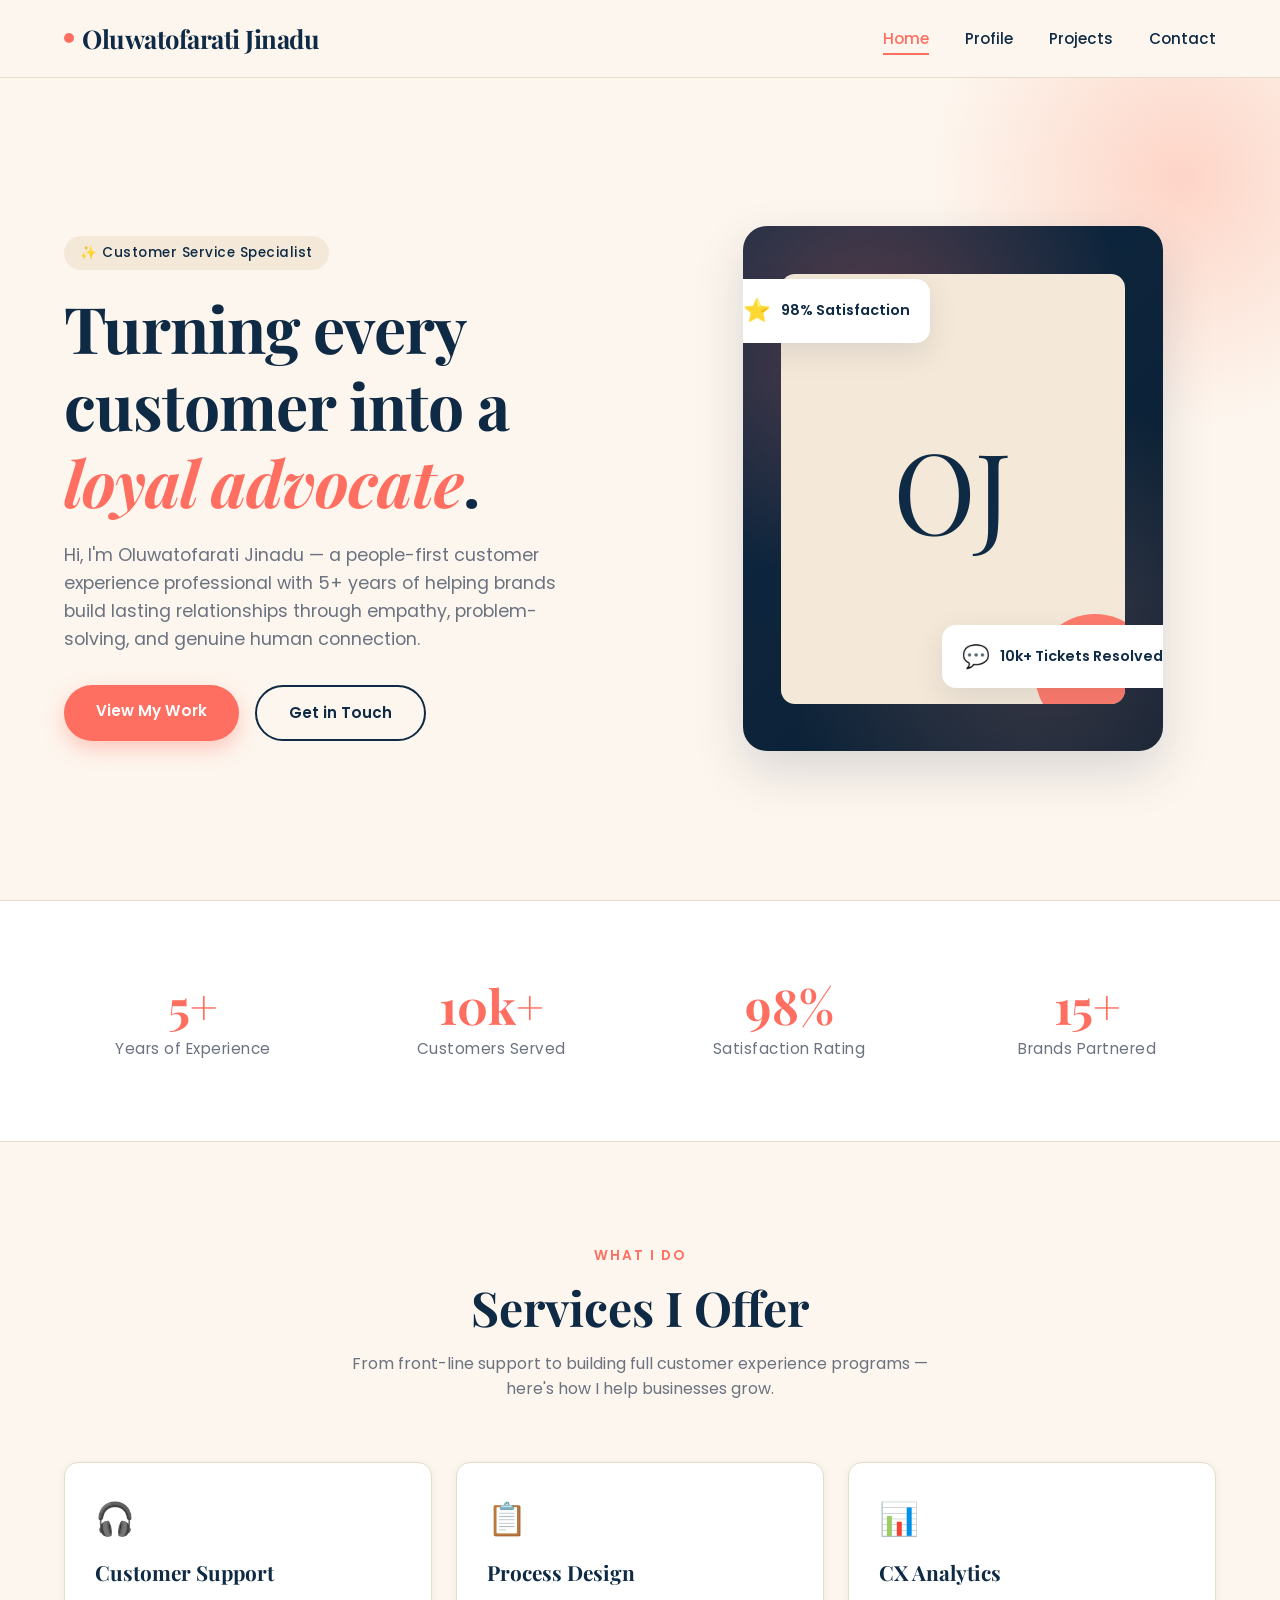
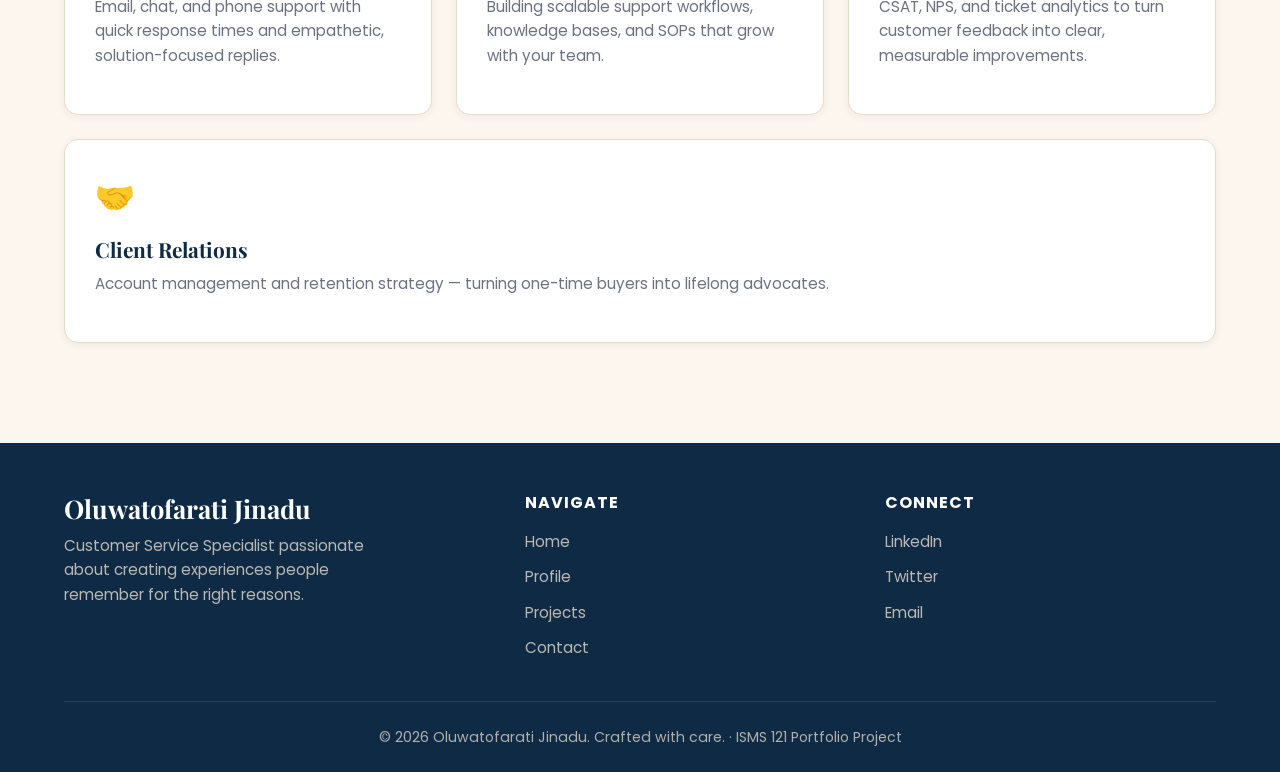
<file: index.html>
<!DOCTYPE html>
<html lang="en">
<head>
  <meta charset="UTF-8" />
  <meta name="viewport" content="width=device-width, initial-scale=1.0" />
  <meta name="description" content="Portfolio of Oluwatofarati Jinadu — Customer Service Specialist passionate about creating meaningful customer experiences." />
  <title>Oluwatofarati Jinadu — Customer Service Specialist</title>
  <link rel="stylesheet" href="styles.css" />
  <link rel="preconnect" href="https://fonts.googleapis.com" />
  <link rel="preconnect" href="https://fonts.gstatic.com" crossorigin />
  <link href="https://fonts.googleapis.com/css2?family=Playfair+Display:ital,wght@0,400;0,700;1,700&family=Poppins:wght@300;400;500;600;700&display=swap" rel="stylesheet" />
</head>
<body>

  <!-- ========== Navigation ========== -->
  <header class="navbar">
    <nav class="nav-wrapper" aria-label="Primary navigation">
      <a href="index.html" class="logo">
        <span class="logo-dot"></span>Oluwatofarati Jinadu
      </a>
      <button class="menu-toggle" aria-label="Toggle menu" onclick="document.querySelector('.nav-links').classList.toggle('open')">☰</button>
      <ul class="nav-links">
        <li><a href="index.html" class="active">Home</a></li>
        <li><a href="profile.html">Profile</a></li>
        <li><a href="projects.html">Projects</a></li>
        <li><a href="contact.html">Contact</a></li>
      </ul>
    </nav>
  </header>

  <!-- ========== Hero Section ========== -->
  <main>
    <section class="hero">
      <div class="container hero-wrapper">
        <div class="hero-text fade-up">
          <span class="hero-tag">✨ Customer Service Specialist</span>
          <h1>Turning every customer into a <span class="accent">loyal advocate</span>.</h1>
          <p class="hero-subtitle">
            Hi, I'm Oluwatofarati Jinadu — a people-first customer experience professional with 5+ years of
            helping brands build lasting relationships through empathy, problem-solving, and
            genuine human connection.
          </p>
          <div class="hero-cta">
            <a href="projects.html" class="btn">View My Work</a>
            <a href="contact.html" class="btn btn-outline">Get in Touch</a>
          </div>
        </div>

        <div class="hero-image fade-up delay-2">
          <div class="hero-image-wrap">
            <div class="hero-avatar">OJ</div>
            <div class="floating-card card-1">
              <span class="emoji">⭐</span>
              <span>98% Satisfaction</span>
            </div>
            <div class="floating-card card-2">
              <span class="emoji">💬</span>
              <span>10k+ Tickets Resolved</span>
            </div>
          </div>
        </div>
      </div>
    </section>

    <!-- ========== Stats Section ========== -->
    <section class="stats">
      <div class="container">
        <div class="stats-grid">
          <div class="stat-item">
            <div class="stat-number">5+</div>
            <div class="stat-label">Years of Experience</div>
          </div>
          <div class="stat-item">
            <div class="stat-number">10k+</div>
            <div class="stat-label">Customers Served</div>
          </div>
          <div class="stat-item">
            <div class="stat-number">98%</div>
            <div class="stat-label">Satisfaction Rating</div>
          </div>
          <div class="stat-item">
            <div class="stat-number">15+</div>
            <div class="stat-label">Brands Partnered</div>
          </div>
        </div>
      </div>
    </section>

    <!-- ========== What I Do Section ========== -->
    <section class="section">
      <div class="container">
        <div class="section-header">
          <span class="section-label">What I Do</span>
          <h2 class="section-title">Services I Offer</h2>
          <p class="section-subtitle">
            From front-line support to building full customer experience programs — here's how I help businesses grow.
          </p>
        </div>

        <div class="skills-grid">
          <article class="skill-card">
            <div class="skill-icon">🎧</div>
            <h3>Customer Support</h3>
            <p>Email, chat, and phone support with quick response times and empathetic, solution-focused replies.</p>
          </article>

          <article class="skill-card">
            <div class="skill-icon">📋</div>
            <h3>Process Design</h3>
            <p>Building scalable support workflows, knowledge bases, and SOPs that grow with your team.</p>
          </article>

          <article class="skill-card">
            <div class="skill-icon">📊</div>
            <h3>CX Analytics</h3>
            <p>CSAT, NPS, and ticket analytics to turn customer feedback into clear, measurable improvements.</p>
          </article>

          <article class="skill-card">
            <div class="skill-icon">🤝</div>
            <h3>Client Relations</h3>
            <p>Account management and retention strategy — turning one-time buyers into lifelong advocates.</p>
          </article>
        </div>
      </div>
    </section>
  </main>

  <!-- ========== Footer ========== -->
  <footer class="footer">
    <div class="container">
      <div class="footer-content">
        <div class="footer-brand">
          <h3>Oluwatofarati Jinadu</h3>
          <p>Customer Service Specialist passionate about creating experiences people remember for the right reasons.</p>
        </div>
        <div class="footer-links">
          <h4>Navigate</h4>
          <ul>
            <li><a href="index.html">Home</a></li>
            <li><a href="profile.html">Profile</a></li>
            <li><a href="projects.html">Projects</a></li>
            <li><a href="contact.html">Contact</a></li>
          </ul>
        </div>
        <div class="footer-links">
          <h4>Connect</h4>
          <ul>
            <li><a href="#">LinkedIn</a></li>
            <li><a href="#">Twitter</a></li>
            <li><a href="mailto:hello@Oluwatofarati Jinadubennett.com">Email</a></li>
          </ul>
        </div>
      </div>
      <div class="footer-bottom">
        &copy; 2026 Oluwatofarati Jinadu. Crafted with care. · ISMS 121 Portfolio Project
      </div>
    </div>
  </footer>

</body>
</html>
</file>
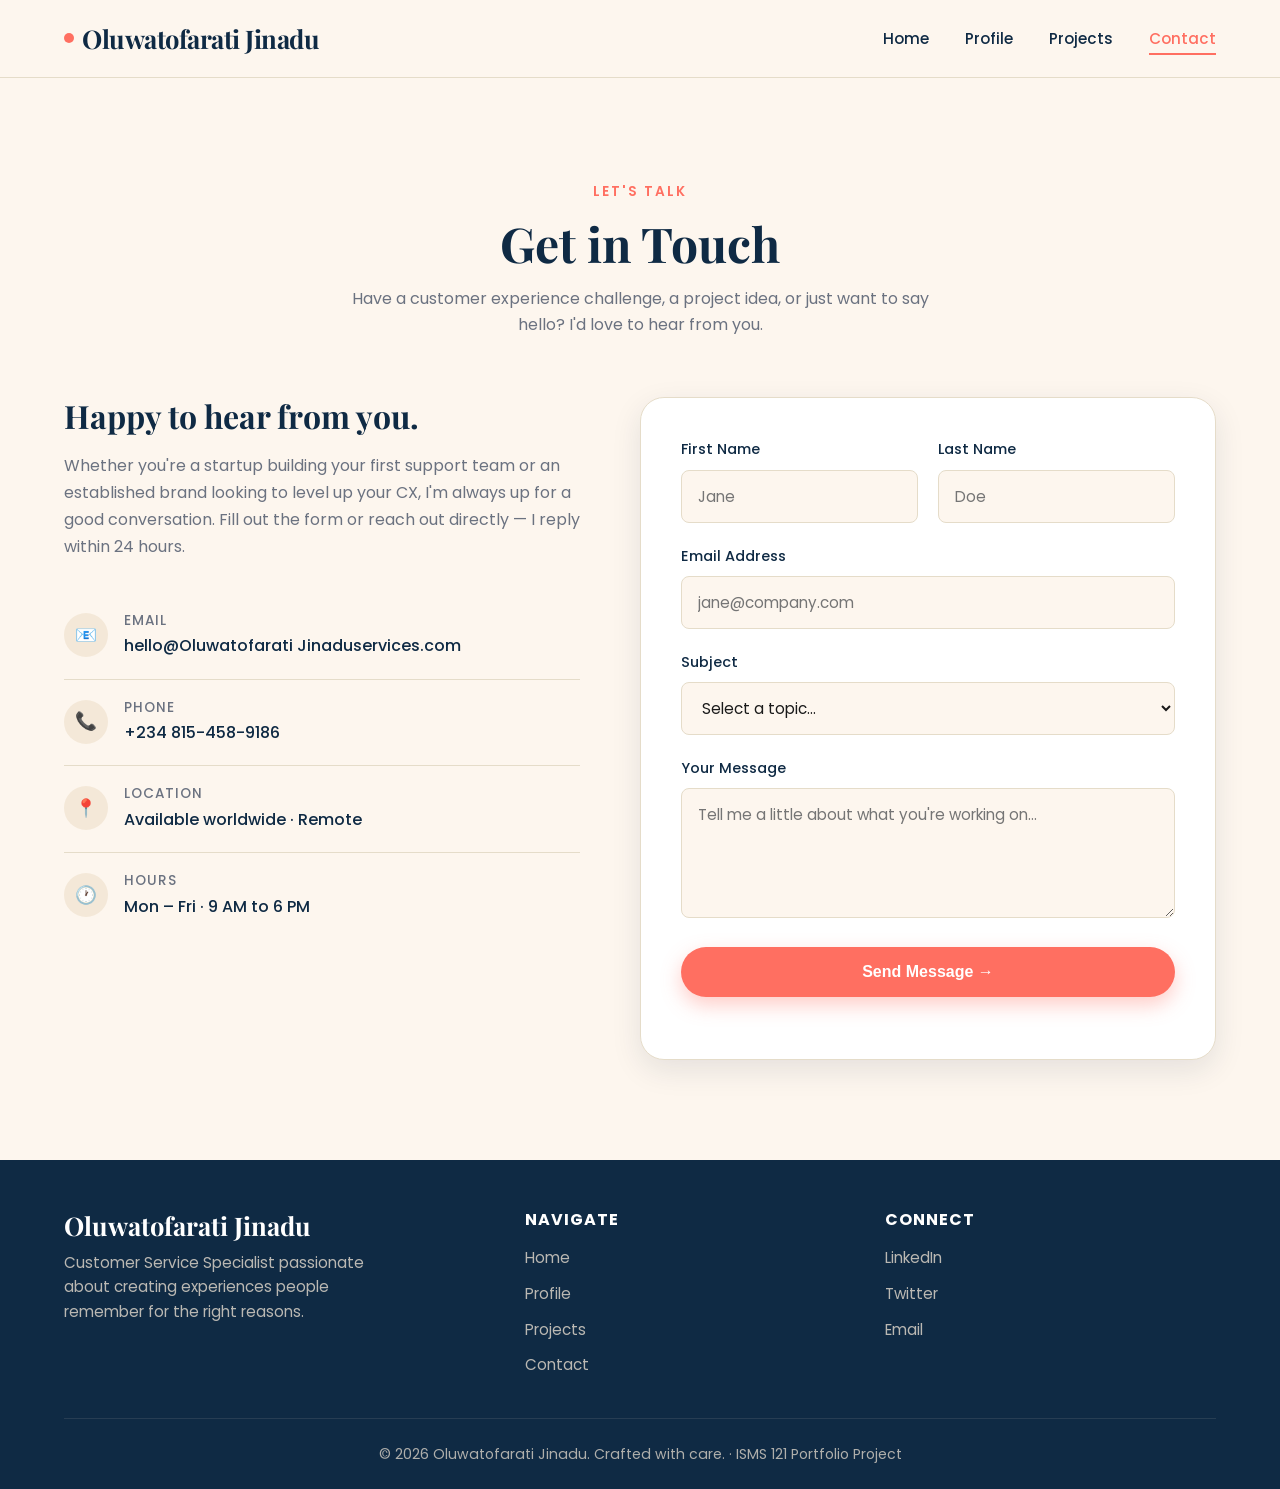
<file: contact.html>
<!DOCTYPE html>
<html lang="en">
<head>
  <meta charset="UTF-8" />
  <meta name="viewport" content="width=device-width, initial-scale=1.0" />
  <meta name="description" content="Get in touch with Oluwatofarati Jinadu — Customer Service Specialist." />
  <title>Contact — Oluwatofarati Jinadu</title>
  <link rel="stylesheet" href="styles.css" />
  <link rel="preconnect" href="https://fonts.googleapis.com" />
  <link rel="preconnect" href="https://fonts.gstatic.com" crossorigin />
  <link href="https://fonts.googleapis.com/css2?family=Playfair+Display:ital,wght@0,400;0,700;1,700&family=Poppins:wght@300;400;500;600;700&display=swap" rel="stylesheet" />
</head>
<body>

  <!-- ========== Navigation ========== -->
  <header class="navbar">
    <nav class="nav-wrapper" aria-label="Primary navigation">
      <a href="index.html" class="logo">
        <span class="logo-dot"></span>Oluwatofarati Jinadu
      </a>
      <button class="menu-toggle" aria-label="Toggle menu" onclick="document.querySelector('.nav-links').classList.toggle('open')">☰</button>
      <ul class="nav-links">
        <li><a href="index.html">Home</a></li>
        <li><a href="profile.html">Profile</a></li>
        <li><a href="projects.html">Projects</a></li>
        <li><a href="contact.html" class="active">Contact</a></li>
      </ul>
    </nav>
  </header>

  <main>
    <!-- ========== Contact Section ========== -->
    <section class="section">
      <div class="container">
        <div class="section-header fade-up">
          <span class="section-label">Let's Talk</span>
          <h1 class="section-title">Get in Touch</h1>
          <p class="section-subtitle">
            Have a customer experience challenge, a project idea, or just want to say hello?
            I'd love to hear from you.
          </p>
        </div>

        <div class="contact-wrap">
          <!-- Contact Info -->
          <aside class="contact-info fade-up delay-1">
            <h2>Happy to hear from you.</h2>
            <p>
              Whether you're a startup building your first support team or an established brand
              looking to level up your CX, I'm always up for a good conversation. Fill out the form
              or reach out directly — I reply within 24 hours.
            </p>

            <div class="contact-detail">
              <div class="contact-icon">📧</div>
              <div>
                <h4>Email</h4>
                <p>hello@Oluwatofarati Jinaduservices.com</p>
              </div>
            </div>

            <div class="contact-detail">
              <div class="contact-icon">📞</div>
              <div>
                <h4>Phone</h4>
                <p>+234 815-458-9186</p>
              </div>
            </div>

            <div class="contact-detail">
              <div class="contact-icon">📍</div>
              <div>
                <h4>Location</h4>
                <p>Available worldwide · Remote</p>
              </div>
            </div>

            <div class="contact-detail">
              <div class="contact-icon">🕐</div>
              <div>
                <h4>Hours</h4>
                <p>Mon – Fri · 9 AM to 6 PM</p>
              </div>
            </div>
          </aside>

          <!-- Contact Form -->
          <form class="contact-form fade-up delay-2" action="#" method="post" onsubmit="event.preventDefault(); alert('Thank you! Your message has been received. I will reply within 24 hours.'); this.reset();">
            <div class="form-row">
              <div class="form-group">
                <label for="firstName">First Name</label>
                <input type="text" id="firstName" name="firstName" placeholder="Jane" required />
              </div>
              <div class="form-group">
                <label for="lastName">Last Name</label>
                <input type="text" id="lastName" name="lastName" placeholder="Doe" required />
              </div>
            </div>

            <div class="form-group">
              <label for="email">Email Address</label>
              <input type="email" id="email" name="email" placeholder="jane@company.com" required />
            </div>

            <div class="form-group">
              <label for="subject">Subject</label>
              <select id="subject" name="subject" required>
                <option value="" disabled selected>Select a topic…</option>
                <option value="consulting">CX Consulting</option>
                <option value="hiring">Hiring / Job Opportunity</option>
                <option value="collab">Collaboration</option>
                <option value="other">Something Else</option>
              </select>
            </div>

            <div class="form-group">
              <label for="message">Your Message</label>
              <textarea id="message" name="message" placeholder="Tell me a little about what you're working on…" required></textarea>
            </div>

            <div class="form-group">
              <button type="submit" class="btn">Send Message →</button>
            </div>
          </form>
        </div>
      </div>
    </section>
  </main>

  <!-- ========== Footer ========== -->
  <footer class="footer">
    <div class="container">
      <div class="footer-content">
        <div class="footer-brand">
          <h3>Oluwatofarati Jinadu</h3>
          <p>Customer Service Specialist passionate about creating experiences people remember for the right reasons.</p>
        </div>
        <div class="footer-links">
          <h4>Navigate</h4>
          <ul>
            <li><a href="index.html">Home</a></li>
            <li><a href="profile.html">Profile</a></li>
            <li><a href="projects.html">Projects</a></li>
            <li><a href="contact.html">Contact</a></li>
          </ul>
        </div>
        <div class="footer-links">
          <h4>Connect</h4>
          <ul>
            <li><a href="#">LinkedIn</a></li>
            <li><a href="#">Twitter</a></li>
            <li><a href="mailto:hello@jordanbennett.com">Email</a></li>
          </ul>
        </div>
      </div>
      <div class="footer-bottom">
        &copy; 2026 Oluwatofarati Jinadu. Crafted with care. · ISMS 121 Portfolio Project
      </div>
    </div>
  </footer>

</body>
</html>
</file>
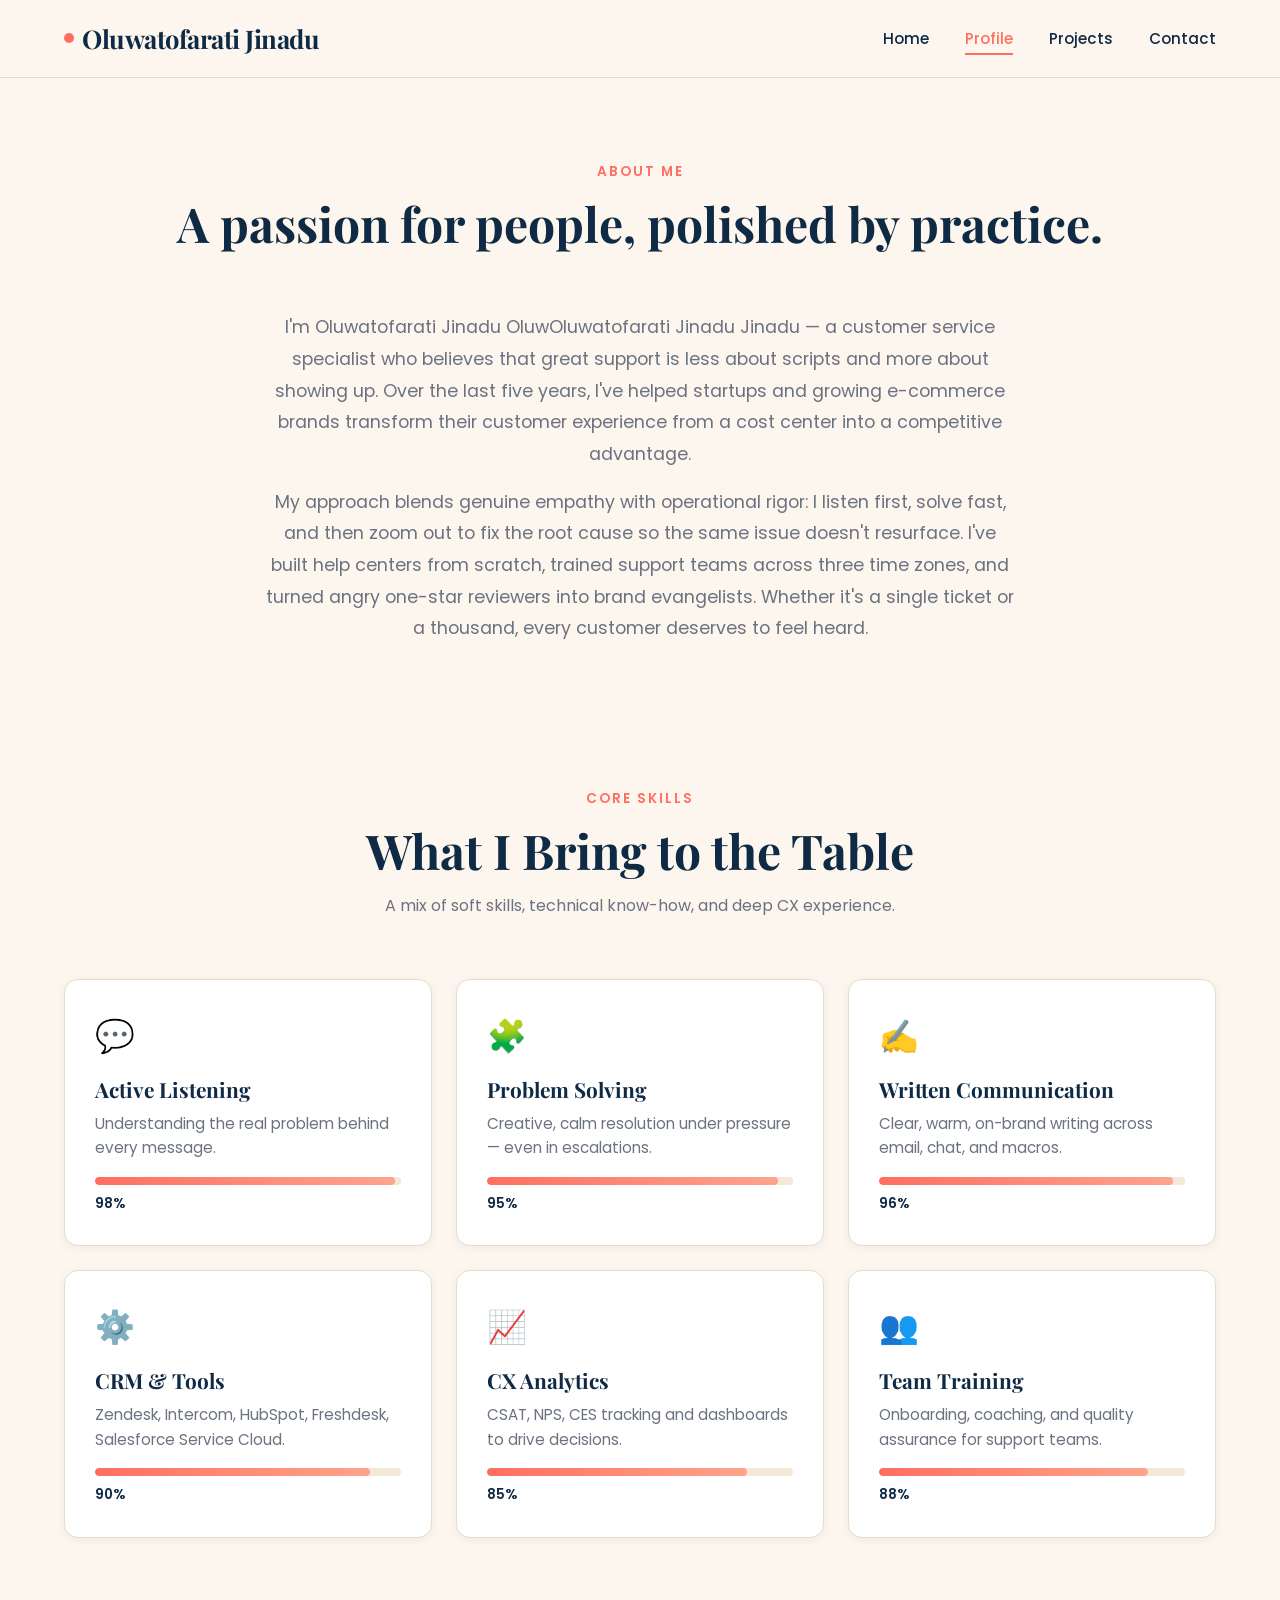
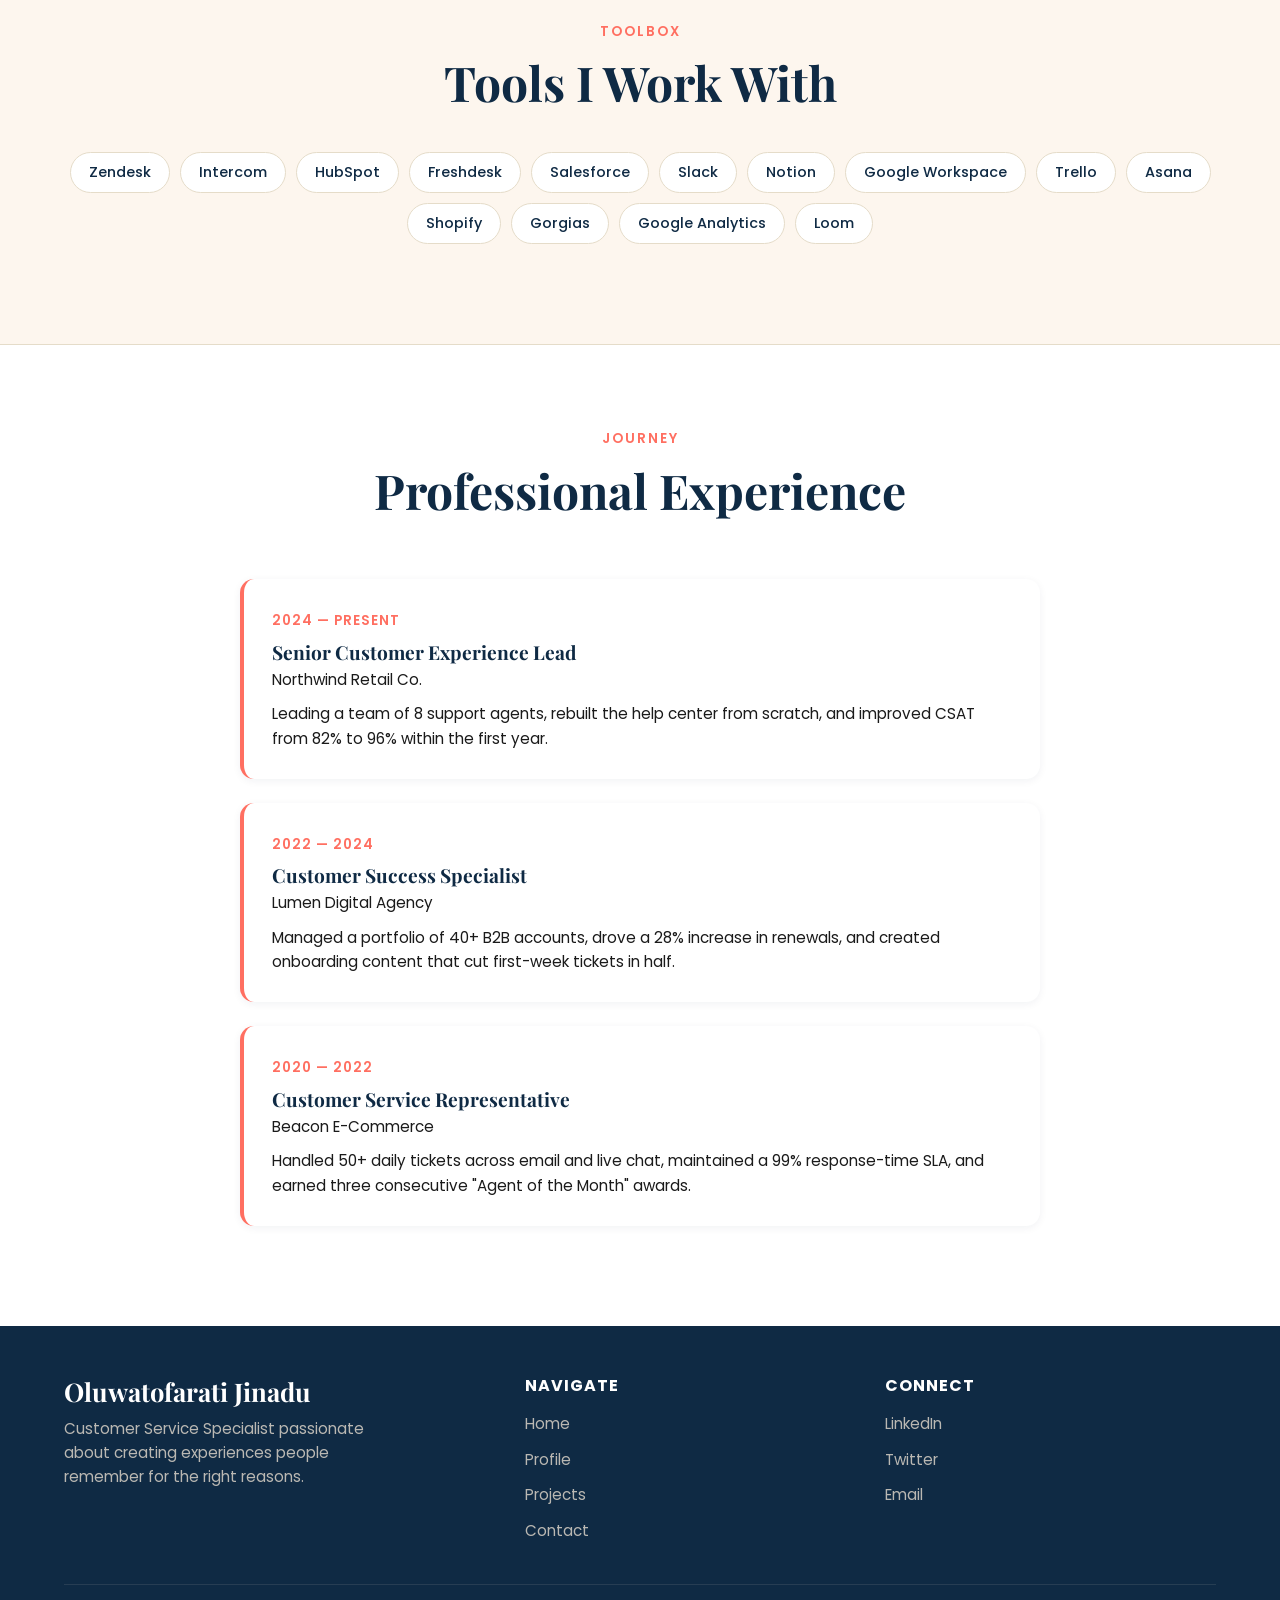
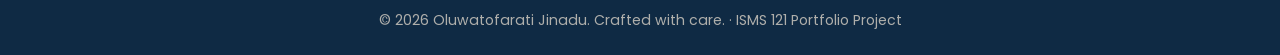
<file: profile.html>
<!DOCTYPE html>
<html lang="en">
<head>
  <meta charset="UTF-8" />
  <meta name="viewport" content="width=device-width, initial-scale=1.0" />
  <meta name="description" content="Oluwatofarati Jinadu's professional profile, skills, and experience in customer service." />
  <title>Profile & Skills — Oluwatofarati Jinadu</title>
  <link rel="stylesheet" href="styles.css" />
  <link rel="preconnect" href="https://fonts.googleapis.com" />
  <link rel="preconnect" href="https://fonts.gstatic.com" crossorigin />
  <link href="https://fonts.googleapis.com/css2?family=Playfair+Display:ital,wght@0,400;0,700;1,700&family=Poppins:wght@300;400;500;600;700&display=swap" rel="stylesheet" />
</head>
<body>

  <!-- ========== Navigation ========== -->
  <header class="navbar">
    <nav class="nav-wrapper" aria-label="Primary navigation">
      <a href="index.html" class="logo">
        <span class="logo-dot"></span>Oluwatofarati Jinadu
      </a>
      <button class="menu-toggle" aria-label="Toggle menu" onclick="document.querySelector('.nav-links').classList.toggle('open')">☰</button>
      <ul class="nav-links">
        <li><a href="index.html">Home</a></li>
        <li><a href="profile.html" class="active">Profile</a></li>
        <li><a href="projects.html">Projects</a></li>
        <li><a href="contact.html">Contact</a></li>
      </ul>
    </nav>
  </header>

  <main>
    <!-- ========== Profile Hero ========== -->
    <section class="profile-hero">
      <div class="container">
        <div class="section-header fade-up">
          <span class="section-label">About Me</span>
          <h1 class="section-title">A passion for people, polished by practice.</h1>
        </div>

        <div class="profile-summary fade-up delay-1">
          <p>
            I'm Oluwatofarati Jinadu OluwOluwatofarati Jinadu Jinadu — a customer service specialist who believes that great support is less about
            scripts and more about showing up. Over the last five years, I've helped startups and
            growing e-commerce brands transform their customer experience from a cost center into a
            competitive advantage.
          </p>
          <p>
            My approach blends genuine empathy with operational rigor: I listen first, solve fast,
            and then zoom out to fix the root cause so the same issue doesn't resurface. I've built
            help centers from scratch, trained support teams across three time zones, and turned
            angry one-star reviewers into brand evangelists. Whether it's a single ticket or a
            thousand, every customer deserves to feel heard.
          </p>
        </div>
      </div>
    </section>

    <!-- ========== Skills with Progress Bars ========== -->
    <section class="section" style="padding-top: 40px;">
      <div class="container">
        <div class="section-header">
          <span class="section-label">Core Skills</span>
          <h2 class="section-title">What I Bring to the Table</h2>
          <p class="section-subtitle">A mix of soft skills, technical know-how, and deep CX experience.</p>
        </div>

        <div class="skills-grid">
          <article class="skill-card">
            <div class="skill-icon">💬</div>
            <h3>Active Listening</h3>
            <p>Understanding the real problem behind every message.</p>
            <div class="skill-bar"><div class="skill-bar-fill" style="width: 98%"></div></div>
            <span class="skill-percent">98%</span>
          </article>

          <article class="skill-card">
            <div class="skill-icon">🧩</div>
            <h3>Problem Solving</h3>
            <p>Creative, calm resolution under pressure — even in escalations.</p>
            <div class="skill-bar"><div class="skill-bar-fill" style="width: 95%"></div></div>
            <span class="skill-percent">95%</span>
          </article>

          <article class="skill-card">
            <div class="skill-icon">✍️</div>
            <h3>Written Communication</h3>
            <p>Clear, warm, on-brand writing across email, chat, and macros.</p>
            <div class="skill-bar"><div class="skill-bar-fill" style="width: 96%"></div></div>
            <span class="skill-percent">96%</span>
          </article>

          <article class="skill-card">
            <div class="skill-icon">⚙️</div>
            <h3>CRM & Tools</h3>
            <p>Zendesk, Intercom, HubSpot, Freshdesk, Salesforce Service Cloud.</p>
            <div class="skill-bar"><div class="skill-bar-fill" style="width: 90%"></div></div>
            <span class="skill-percent">90%</span>
          </article>

          <article class="skill-card">
            <div class="skill-icon">📈</div>
            <h3>CX Analytics</h3>
            <p>CSAT, NPS, CES tracking and dashboards to drive decisions.</p>
            <div class="skill-bar"><div class="skill-bar-fill" style="width: 85%"></div></div>
            <span class="skill-percent">85%</span>
          </article>

          <article class="skill-card">
            <div class="skill-icon">👥</div>
            <h3>Team Training</h3>
            <p>Onboarding, coaching, and quality assurance for support teams.</p>
            <div class="skill-bar"><div class="skill-bar-fill" style="width: 88%"></div></div>
            <span class="skill-percent">88%</span>
          </article>
        </div>

        <!-- ========== Tags ========== -->
        <div class="section-header" style="margin-top: 80px; margin-bottom: 20px;">
          <span class="section-label">Toolbox</span>
          <h2 class="section-title">Tools I Work With</h2>
        </div>
        <div class="tags-wrap">
          <span class="tag">Zendesk</span>
          <span class="tag">Intercom</span>
          <span class="tag">HubSpot</span>
          <span class="tag">Freshdesk</span>
          <span class="tag">Salesforce</span>
          <span class="tag">Slack</span>
          <span class="tag">Notion</span>
          <span class="tag">Google Workspace</span>
          <span class="tag">Trello</span>
          <span class="tag">Asana</span>
          <span class="tag">Shopify</span>
          <span class="tag">Gorgias</span>
          <span class="tag">Google Analytics</span>
          <span class="tag">Loom</span>
        </div>
      </div>
    </section>

    <!-- ========== Experience Timeline ========== -->
    <section class="section" style="background: var(--white); border-top: 1px solid var(--line); padding-top: 80px;">
      <div class="container">
        <div class="section-header">
          <span class="section-label">Journey</span>
          <h2 class="section-title">Professional Experience</h2>
        </div>

        <div class="timeline">
          <div class="timeline-item">
            <span class="timeline-date">2024 — Present</span>
            <h3>Senior Customer Experience Lead</h3>
            <p class="timeline-company">Northwind Retail Co.</p>
            <p>Leading a team of 8 support agents, rebuilt the help center from scratch, and improved CSAT from 82% to 96% within the first year.</p>
          </div>

          <div class="timeline-item">
            <span class="timeline-date">2022 — 2024</span>
            <h3>Customer Success Specialist</h3>
            <p class="timeline-company">Lumen Digital Agency</p>
            <p>Managed a portfolio of 40+ B2B accounts, drove a 28% increase in renewals, and created onboarding content that cut first-week tickets in half.</p>
          </div>

          <div class="timeline-item">
            <span class="timeline-date">2020 — 2022</span>
            <h3>Customer Service Representative</h3>
            <p class="timeline-company">Beacon E-Commerce</p>
            <p>Handled 50+ daily tickets across email and live chat, maintained a 99% response-time SLA, and earned three consecutive "Agent of the Month" awards.</p>
          </div>
        </div>
      </div>
    </section>
  </main>

  <!-- ========== Footer ========== -->
  <footer class="footer">
    <div class="container">
      <div class="footer-content">
        <div class="footer-brand">
          <h3>Oluwatofarati Jinadu</h3>
          <p>Customer Service Specialist passionate about creating experiences people remember for the right reasons.</p>
        </div>
        <div class="footer-links">
          <h4>Navigate</h4>
          <ul>
            <li><a href="index.html">Home</a></li>
            <li><a href="profile.html">Profile</a></li>
            <li><a href="projects.html">Projects</a></li>
            <li><a href="contact.html">Contact</a></li>
          </ul>
        </div>
        <div class="footer-links">
          <h4>Connect</h4>
          <ul>
            <li><a href="#">LinkedIn</a></li>
            <li><a href="#">Twitter</a></li>
            <li><a href="mailto:hello@Oluwatofarati Jinadu OluwOluwatofarati Jinadu Jinadubennett.com">Email</a></li>
          </ul>
        </div>
      </div>
      <div class="footer-bottom">
        &copy; 2026 Oluwatofarati Jinadu. Crafted with care. · ISMS 121 Portfolio Project
      </div>
    </div>
  </footer>

</body>
</html>
</file>
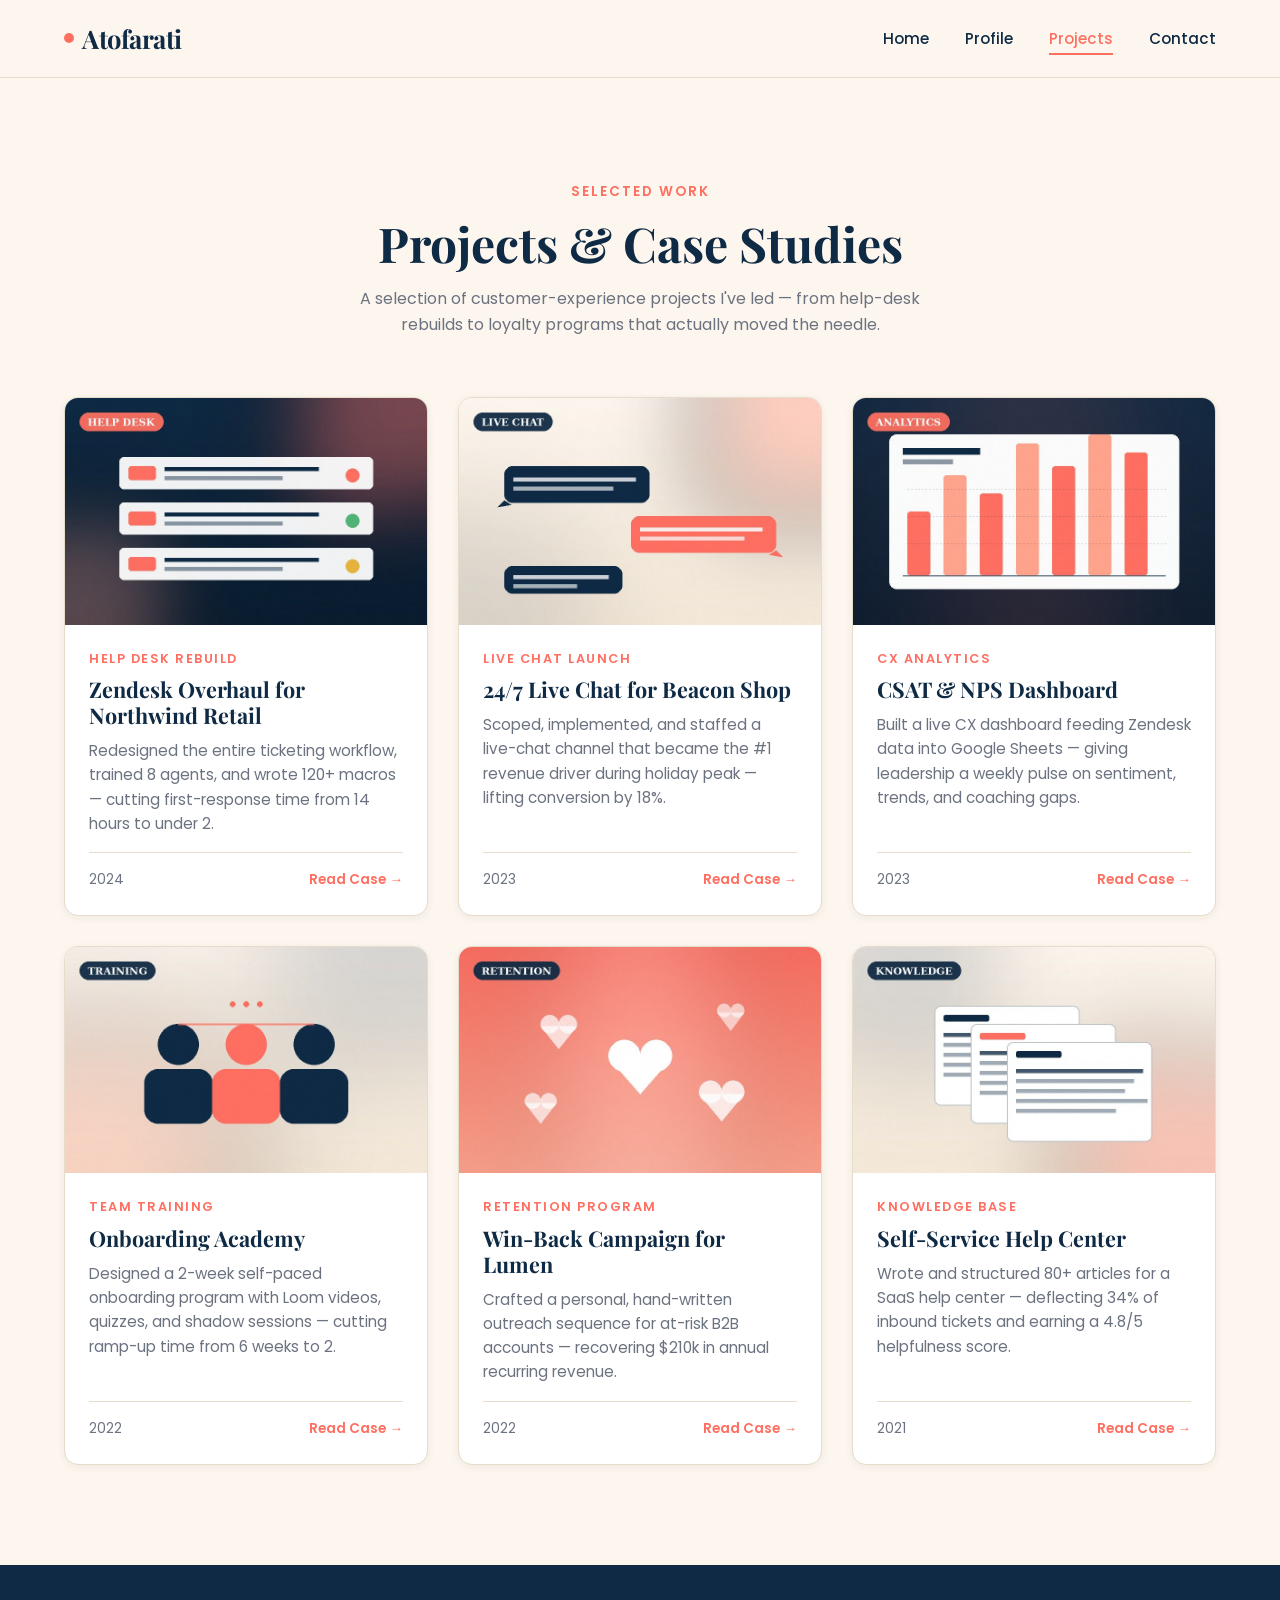
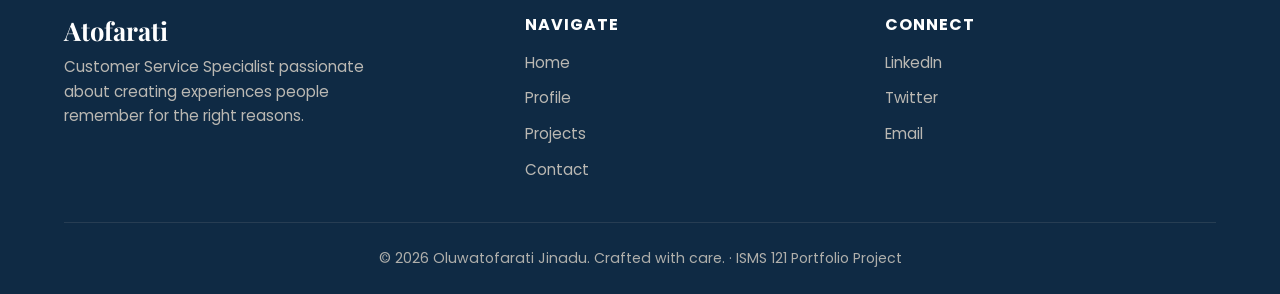
<file: projects.html>
<!DOCTYPE html>
<html lang="en">
<head>
  <meta charset="UTF-8" />
  <meta name="viewport" content="width=device-width, initial-scale=1.0" />
  <meta name="description" content="Atofarati's customer service projects and case studies." />
  <title>Projects — Oluwatofarati Jinadu</title>
  <link rel="stylesheet" href="styles.css" />
  <link rel="preconnect" href="https://fonts.googleapis.com" />
  <link rel="preconnect" href="https://fonts.gstatic.com" crossorigin />
  <link href="https://fonts.googleapis.com/css2?family=Playfair+Display:ital,wght@0,400;0,700;1,700&family=Poppins:wght@300;400;500;600;700&display=swap" rel="stylesheet" />
</head>
<body>

  <!-- ========== Navigation ========== -->
  <header class="navbar">
    <nav class="nav-wrapper" aria-label="Primary navigation">
      <a href="index.html" class="logo">
        <span class="logo-dot"></span>Atofarati
      </a>
      <button class="menu-toggle" aria-label="Toggle menu" onclick="document.querySelector('.nav-links').classList.toggle('open')">☰</button>
      <ul class="nav-links">
        <li><a href="index.html">Home</a></li>
        <li><a href="profile.html">Profile</a></li>
        <li><a href="projects.html" class="active">Projects</a></li>
        <li><a href="contact.html">Contact</a></li>
      </ul>
    </nav>
  </header>

  <main>
    <!-- ========== Projects Hero ========== -->
    <section class="section">
      <div class="container">
        <div class="section-header fade-up">
          <span class="section-label">Selected Work</span>
          <h1 class="section-title">Projects & Case Studies</h1>
          <p class="section-subtitle">
            A selection of customer-experience projects I've led — from help-desk rebuilds to
            loyalty programs that actually moved the needle.
          </p>
        </div>

        <!-- ========== Projects Grid ========== -->
        <div class="projects-grid">

          <!-- Project 1 -->
          <article class="project-card">
            <div class="project-image">
              <img src="images/project-1.jpg" alt="Customer support dashboard on a laptop screen" loading="lazy" />
            </div>
            <div class="project-info">
              <span class="project-category">Help Desk Rebuild</span>
              <h3>Zendesk Overhaul for Northwind Retail</h3>
              <p>Redesigned the entire ticketing workflow, trained 8 agents, and wrote 120+ macros — cutting first-response time from 14 hours to under 2.</p>
              <div class="project-meta">
                <span>2024</span>
                <span class="arrow">Read Case →</span>
              </div>
            </div>
          </article>

          <!-- Project 2 -->
          <article class="project-card">
            <div class="project-image">
              <img src="images/project-2.jpg" alt="Headset and coffee cup on a desk — customer service workspace" loading="lazy" />
            </div>
            <div class="project-info">
              <span class="project-category">Live Chat Launch</span>
              <h3>24/7 Live Chat for Beacon Shop</h3>
              <p>Scoped, implemented, and staffed a live-chat channel that became the #1 revenue driver during holiday peak — lifting conversion by 18%.</p>
              <div class="project-meta">
                <span>2023</span>
                <span class="arrow">Read Case →</span>
              </div>
            </div>
          </article>

          <!-- Project 3 -->
          <article class="project-card">
            <div class="project-image">
              <img src="images/project-3.jpg" alt="Notebook with charts and a pen — analytics and planning" loading="lazy" />
            </div>
            <div class="project-info">
              <span class="project-category">CX Analytics</span>
              <h3>CSAT & NPS Dashboard</h3>
              <p>Built a live CX dashboard feeding Zendesk data into Google Sheets — giving leadership a weekly pulse on sentiment, trends, and coaching gaps.</p>
              <div class="project-meta">
                <span>2023</span>
                <span class="arrow">Read Case →</span>
              </div>
            </div>
          </article>

          <!-- Project 4 -->
          <article class="project-card">
            <div class="project-image">
              <img src="images/project-4.jpg" alt="Team meeting around a laptop — collaboration and training" loading="lazy" />
            </div>
            <div class="project-info">
              <span class="project-category">Team Training</span>
              <h3>Onboarding Academy</h3>
              <p>Designed a 2-week self-paced onboarding program with Loom videos, quizzes, and shadow sessions — cutting ramp-up time from 6 weeks to 2.</p>
              <div class="project-meta">
                <span>2022</span>
                <span class="arrow">Read Case →</span>
              </div>
            </div>
          </article>

          <!-- Project 5 -->
          <article class="project-card">
            <div class="project-image">
              <img src="images/project-5.jpg" alt="Woman smiling while on a customer call — support agent" loading="lazy" />
            </div>
            <div class="project-info">
              <span class="project-category">Retention Program</span>
              <h3>Win-Back Campaign for Lumen</h3>
              <p>Crafted a personal, hand-written outreach sequence for at-risk B2B accounts — recovering $210k in annual recurring revenue.</p>
              <div class="project-meta">
                <span>2022</span>
                <span class="arrow">Read Case →</span>
              </div>
            </div>
          </article>

          <!-- Project 6 -->
          <article class="project-card">
            <div class="project-image">
              <img src="images/project-6.jpg" alt="Hands typing on a laptop with a mug nearby — writing and communication" loading="lazy" />
            </div>
            <div class="project-info">
              <span class="project-category">Knowledge Base</span>
              <h3>Self-Service Help Center</h3>
              <p>Wrote and structured 80+ articles for a SaaS help center — deflecting 34% of inbound tickets and earning a 4.8/5 helpfulness score.</p>
              <div class="project-meta">
                <span>2021</span>
                <span class="arrow">Read Case →</span>
              </div>
            </div>
          </article>

        </div>
      </div>
    </section>
  </main>

  <!-- ========== Footer ========== -->
  <footer class="footer">
    <div class="container">
      <div class="footer-content">
        <div class="footer-brand">
          <h3>Atofarati</h3>
          <p>Customer Service Specialist passionate about creating experiences people remember for the right reasons.</p>
        </div>
        <div class="footer-links">
          <h4>Navigate</h4>
          <ul>
            <li><a href="index.html">Home</a></li>
            <li><a href="profile.html">Profile</a></li>
            <li><a href="projects.html">Projects</a></li>
            <li><a href="contact.html">Contact</a></li>
          </ul>
        </div>
        <div class="footer-links">
          <h4>Connect</h4>
          <ul>
            <li><a href="#">LinkedIn</a></li>
            <li><a href="#">Twitter</a></li>
            <li><a href="mailto:hello@jordanbennett.com">Email</a></li>
          </ul>
        </div>
      </div>
      <div class="footer-bottom">
        &copy; 2026 Oluwatofarati Jinadu. Crafted with care. · ISMS 121 Portfolio Project
      </div>
    </div>
  </footer>

</body>
</html>
</file>
<file: styles.css>
/* ============================================
   Portfolio — Customer Service Specialist
   Author: Atofarati
   Stylesheet: styles.css
   ============================================ */

/* ---------- Root Variables ---------- */
:root {
  --navy: #0f2a44;
  --navy-deep: #0a1d30;
  --coral: #ff6f61;
  --coral-soft: #ffa38d;
  --cream: #fdf6ee;
  --sand: #f4e8d8;
  --ink: #1a1a1a;
  --muted: #6b7280;
  --line: #e5dcc9;
  --white: #ffffff;

  --font-display: 'Playfair Display', 'Georgia', serif;
  --font-body: 'Poppins', 'Segoe UI', Tahoma, sans-serif;

  --shadow-sm: 0 2px 8px rgba(15, 42, 68, 0.06);
  --shadow-md: 0 10px 30px rgba(15, 42, 68, 0.1);
  --shadow-lg: 0 20px 50px rgba(15, 42, 68, 0.15);

  --radius-sm: 8px;
  --radius-md: 14px;
  --radius-lg: 24px;

  --transition: all 0.35s cubic-bezier(0.4, 0, 0.2, 1);
}

/* ---------- Reset ---------- */
* {
  margin: 0;
  padding: 0;
  box-sizing: border-box;
}

html {
  scroll-behavior: smooth;
}

body {
  font-family: var(--font-body);
  color: var(--ink);
  background: var(--cream);
  line-height: 1.6;
  min-height: 100vh;
  display: flex;
  flex-direction: column;
  overflow-x: hidden;
}

img {
  max-width: 100%;
  display: block;
}

a {
  text-decoration: none;
  color: inherit;
}

h1, h2, h3, h4 {
  font-family: var(--font-display);
  font-weight: 700;
  line-height: 1.2;
  color: var(--navy);
}

.container {
  width: 100%;
  max-width: 1200px;
  margin: 0 auto;
  padding: 0 24px;
}

/* ---------- Navigation Bar ---------- */
.navbar {
  position: sticky;
  top: 0;
  z-index: 100;
  background: rgba(253, 246, 238, 0.92);
  backdrop-filter: blur(12px);
  -webkit-backdrop-filter: blur(12px);
  border-bottom: 1px solid var(--line);
}

.nav-wrapper {
  display: flex;
  justify-content: space-between;
  align-items: center;
  padding: 18px 24px;
  max-width: 1200px;
  margin: 0 auto;
}

.logo {
  font-family: var(--font-display);
  font-size: 1.6rem;
  font-weight: 700;
  color: var(--navy);
  letter-spacing: -0.5px;
  display: flex;
  align-items: center;
  gap: 8px;
}

.logo-dot {
  width: 10px;
  height: 10px;
  background: var(--coral);
  border-radius: 50%;
  display: inline-block;
}

.nav-links {
  display: flex;
  gap: 36px;
  list-style: none;
  align-items: center;
}

.nav-links a {
  font-size: 0.95rem;
  font-weight: 500;
  color: var(--navy);
  position: relative;
  padding: 6px 0;
  transition: var(--transition);
}

.nav-links a::after {
  content: '';
  position: absolute;
  bottom: 0;
  left: 0;
  width: 0;
  height: 2px;
  background: var(--coral);
  transition: var(--transition);
}

.nav-links a:hover::after,
.nav-links a.active::after {
  width: 100%;
}

.nav-links a.active {
  color: var(--coral);
}

.menu-toggle {
  display: none;
  background: none;
  border: none;
  font-size: 1.5rem;
  cursor: pointer;
  color: var(--navy);
}

/* ---------- Buttons ---------- */
.btn {
  display: inline-block;
  padding: 14px 32px;
  background: var(--coral);
  color: var(--white);
  font-weight: 600;
  font-size: 0.95rem;
  border-radius: 50px;
  border: none;
  cursor: pointer;
  transition: var(--transition);
  box-shadow: 0 8px 20px rgba(255, 111, 97, 0.35);
}

.btn:hover {
  background: var(--navy);
  transform: translateY(-2px);
  box-shadow: 0 12px 24px rgba(15, 42, 68, 0.25);
}

.btn-outline {
  background: transparent;
  color: var(--navy);
  border: 2px solid var(--navy);
  box-shadow: none;
}

.btn-outline:hover {
  background: var(--navy);
  color: var(--white);
}

/* ---------- Hero (Home) ---------- */
.hero {
  display: flex;
  align-items: center;
  min-height: calc(100vh - 78px);
  padding: 60px 0;
  position: relative;
  overflow: hidden;
}

.hero::before {
  content: '';
  position: absolute;
  top: -150px;
  right: -150px;
  width: 500px;
  height: 500px;
  background: radial-gradient(circle, var(--coral-soft) 0%, transparent 70%);
  opacity: 0.4;
  border-radius: 50%;
  z-index: 0;
}

.hero-wrapper {
  display: flex;
  align-items: center;
  gap: 60px;
  flex-wrap: wrap;
  position: relative;
  z-index: 1;
}

.hero-text {
  flex: 1 1 420px;
}

.hero-tag {
  display: inline-block;
  padding: 6px 16px;
  background: var(--sand);
  color: var(--navy);
  font-size: 0.85rem;
  font-weight: 500;
  border-radius: 50px;
  margin-bottom: 20px;
  letter-spacing: 0.5px;
}

.hero h1 {
  font-size: clamp(2.5rem, 5vw, 4rem);
  margin-bottom: 20px;
  letter-spacing: -1px;
}

.hero h1 .accent {
  color: var(--coral);
  font-style: italic;
}

.hero-subtitle {
  font-size: 1.1rem;
  color: var(--muted);
  margin-bottom: 32px;
  max-width: 520px;
}

.hero-cta {
  display: flex;
  gap: 16px;
  flex-wrap: wrap;
}

.hero-image {
  flex: 1 1 380px;
  display: flex;
  justify-content: center;
  align-items: center;
  position: relative;
}

.hero-image-wrap {
  width: 100%;
  max-width: 420px;
  aspect-ratio: 4 / 5;
  border-radius: var(--radius-lg);
  background: linear-gradient(135deg, var(--navy) 0%, var(--navy-deep) 100%);
  overflow: hidden;
  position: relative;
  box-shadow: var(--shadow-lg);
  display: flex;
  align-items: center;
  justify-content: center;
}

.hero-image-wrap::before {
  content: '';
  position: absolute;
  inset: 0;
  background:
    radial-gradient(circle at 30% 20%, rgba(255, 111, 97, 0.3) 0%, transparent 50%),
    radial-gradient(circle at 70% 80%, rgba(255, 163, 141, 0.2) 0%, transparent 50%);
}

.hero-avatar {
  width: 82%;
  height: 82%;
  border-radius: var(--radius-md);
  background: var(--sand);
  display: flex;
  align-items: center;
  justify-content: center;
  font-family: var(--font-display);
  font-size: 7rem;
  color: var(--navy);
  position: relative;
  z-index: 1;
  overflow: hidden;
}

.hero-avatar::after {
  content: '';
  position: absolute;
  bottom: -30px;
  right: -30px;
  width: 120px;
  height: 120px;
  background: var(--coral);
  border-radius: 50%;
  opacity: 0.9;
}

.floating-card {
  position: absolute;
  background: var(--white);
  padding: 14px 20px;
  border-radius: var(--radius-md);
  box-shadow: var(--shadow-md);
  display: flex;
  align-items: center;
  gap: 10px;
  font-size: 0.9rem;
  font-weight: 600;
  color: var(--navy);
  z-index: 2;
  animation: float 4s ease-in-out infinite;
}

.floating-card.card-1 {
  top: 10%;
  left: -20px;
}

.floating-card.card-2 {
  bottom: 12%;
  right: -20px;
  animation-delay: 2s;
}

.floating-card .emoji {
  font-size: 1.4rem;
}

@keyframes float {
  0%, 100% { transform: translateY(0); }
  50% { transform: translateY(-12px); }
}

/* ---------- Stats Section ---------- */
.stats {
  padding: 80px 0;
  background: var(--white);
  border-top: 1px solid var(--line);
  border-bottom: 1px solid var(--line);
}

.stats-grid {
  display: flex;
  justify-content: space-around;
  flex-wrap: wrap;
  gap: 40px;
  text-align: center;
}

.stat-item {
  flex: 1 1 200px;
}

.stat-number {
  font-family: var(--font-display);
  font-size: 3rem;
  font-weight: 700;
  color: var(--coral);
  line-height: 1;
}

.stat-label {
  margin-top: 8px;
  color: var(--muted);
  font-size: 0.95rem;
  letter-spacing: 0.5px;
}

/* ---------- Section Headers ---------- */
.section {
  padding: 100px 0;
}

.section-header {
  text-align: center;
  margin-bottom: 60px;
}

.section-label {
  display: inline-block;
  font-size: 0.85rem;
  font-weight: 600;
  color: var(--coral);
  letter-spacing: 2px;
  text-transform: uppercase;
  margin-bottom: 12px;
}

.section-title {
  font-size: clamp(2rem, 4vw, 3rem);
  margin-bottom: 14px;
}

.section-subtitle {
  color: var(--muted);
  max-width: 600px;
  margin: 0 auto;
}

/* ---------- Profile / Skills Page ---------- */
.profile-hero {
  padding: 80px 0 40px;
  text-align: center;
}

.profile-summary {
  max-width: 800px;
  margin: 0 auto 60px;
  padding: 0 24px;
}

.profile-summary p {
  font-size: 1.1rem;
  color: var(--muted);
  line-height: 1.8;
  margin-bottom: 16px;
}

.skills-grid {
  display: flex;
  flex-wrap: wrap;
  gap: 24px;
  margin-top: 40px;
}

.skill-card {
  flex: 1 1 280px;
  background: var(--white);
  padding: 30px;
  border-radius: var(--radius-md);
  box-shadow: var(--shadow-sm);
  border: 1px solid var(--line);
  transition: var(--transition);
  position: relative;
  overflow: hidden;
}

.skill-card::before {
  content: '';
  position: absolute;
  top: 0;
  left: 0;
  width: 4px;
  height: 100%;
  background: var(--coral);
  transform: scaleY(0);
  transform-origin: top;
  transition: var(--transition);
}

.skill-card:hover::before {
  transform: scaleY(1);
}

.skill-card:hover {
  transform: translateY(-6px);
  box-shadow: var(--shadow-md);
}

.skill-icon {
  font-size: 2rem;
  margin-bottom: 16px;
}

.skill-card h3 {
  font-size: 1.3rem;
  margin-bottom: 10px;
}

.skill-card p {
  color: var(--muted);
  font-size: 0.95rem;
  margin-bottom: 16px;
}

.skill-bar {
  width: 100%;
  height: 8px;
  background: var(--sand);
  border-radius: 50px;
  overflow: hidden;
}

.skill-bar-fill {
  height: 100%;
  background: linear-gradient(90deg, var(--coral) 0%, var(--coral-soft) 100%);
  border-radius: 50px;
  transition: width 1s ease;
}

.skill-percent {
  font-size: 0.85rem;
  color: var(--navy);
  font-weight: 600;
  margin-top: 8px;
  display: inline-block;
}

/* Tags */
.tags-wrap {
  display: flex;
  flex-wrap: wrap;
  gap: 10px;
  justify-content: center;
  margin-top: 40px;
}

.tag {
  padding: 8px 18px;
  background: var(--white);
  border: 1px solid var(--line);
  border-radius: 50px;
  font-size: 0.9rem;
  color: var(--navy);
  font-weight: 500;
  transition: var(--transition);
}

.tag:hover {
  background: var(--navy);
  color: var(--white);
  border-color: var(--navy);
  transform: translateY(-2px);
}

/* Experience Timeline */
.experience {
  margin-top: 80px;
}

.timeline {
  display: flex;
  flex-direction: column;
  gap: 24px;
  max-width: 800px;
  margin: 40px auto 0;
}

.timeline-item {
  background: var(--white);
  padding: 28px;
  border-radius: var(--radius-md);
  border-left: 4px solid var(--coral);
  box-shadow: var(--shadow-sm);
  transition: var(--transition);
}

.timeline-item:hover {
  transform: translateX(6px);
  box-shadow: var(--shadow-md);
}

.timeline-date {
  font-size: 0.85rem;
  color: var(--coral);
  font-weight: 600;
  letter-spacing: 1px;
  text-transform: uppercase;
}

.timeline-item h3 {
  font-size: 1.2rem;
  margin: 8px 0 4px;
}

.timeline-company {
  color: var(--muted);
  font-size: 0.95rem;
  margin-bottom: 10px;
}

.timeline-item p {
  color: var(--ink);
  font-size: 0.95rem;
}

/* ---------- Projects Page ---------- */
.projects-grid {
  display: grid;
  grid-template-columns: repeat(auto-fit, minmax(320px, 1fr));
  gap: 30px;
  margin-top: 40px;
}

.project-card {
  background: var(--white);
  border-radius: var(--radius-md);
  overflow: hidden;
  box-shadow: var(--shadow-sm);
  border: 1px solid var(--line);
  transition: var(--transition);
  display: flex;
  flex-direction: column;
}

.project-card:hover {
  transform: translateY(-8px);
  box-shadow: var(--shadow-lg);
}

.project-image {
  width: 100%;
  aspect-ratio: 16 / 10;
  overflow: hidden;
  position: relative;
}

.project-image img {
  width: 100%;
  height: 100%;
  object-fit: cover;
  transition: transform 0.6s ease;
}

.project-card:hover .project-image img {
  transform: scale(1.08);
}

.project-info {
  padding: 24px;
  flex: 1;
  display: flex;
  flex-direction: column;
}

.project-category {
  font-size: 0.8rem;
  color: var(--coral);
  font-weight: 600;
  letter-spacing: 1.5px;
  text-transform: uppercase;
  margin-bottom: 8px;
}

.project-info h3 {
  font-size: 1.35rem;
  margin-bottom: 10px;
}

.project-info p {
  color: var(--muted);
  font-size: 0.95rem;
  flex: 1;
}

.project-meta {
  margin-top: 16px;
  padding-top: 16px;
  border-top: 1px solid var(--line);
  display: flex;
  justify-content: space-between;
  align-items: center;
  font-size: 0.85rem;
  color: var(--muted);
}

.project-meta .arrow {
  color: var(--coral);
  font-weight: 600;
}

/* ---------- Contact Page ---------- */
.contact-wrap {
  display: flex;
  gap: 60px;
  flex-wrap: wrap;
  align-items: flex-start;
  margin-top: 40px;
}

.contact-info {
  flex: 1 1 340px;
}

.contact-info h2 {
  font-size: 2rem;
  margin-bottom: 16px;
}

.contact-info > p {
  color: var(--muted);
  margin-bottom: 32px;
  line-height: 1.7;
}

.contact-detail {
  display: flex;
  align-items: flex-start;
  gap: 16px;
  padding: 20px 0;
  border-bottom: 1px solid var(--line);
}

.contact-detail:last-child {
  border-bottom: none;
}

.contact-icon {
  width: 44px;
  height: 44px;
  background: var(--sand);
  border-radius: 50%;
  display: flex;
  align-items: center;
  justify-content: center;
  font-size: 1.1rem;
  flex-shrink: 0;
}

.contact-detail h4 {
  font-family: var(--font-body);
  font-size: 0.85rem;
  color: var(--muted);
  text-transform: uppercase;
  letter-spacing: 1px;
  font-weight: 500;
  margin-bottom: 4px;
}

.contact-detail p {
  font-size: 1rem;
  color: var(--navy);
  font-weight: 500;
}

.contact-form {
  flex: 1 1 400px;
  background: var(--white);
  padding: 40px;
  border-radius: var(--radius-lg);
  box-shadow: var(--shadow-md);
  border: 1px solid var(--line);
}

.form-group {
  margin-bottom: 22px;
}

.form-group label {
  display: block;
  font-size: 0.9rem;
  font-weight: 500;
  color: var(--navy);
  margin-bottom: 8px;
}

.form-group input,
.form-group textarea,
.form-group select {
  width: 100%;
  padding: 14px 16px;
  border: 1.5px solid var(--line);
  border-radius: var(--radius-sm);
  font-family: var(--font-body);
  font-size: 0.95rem;
  color: var(--ink);
  background: var(--cream);
  transition: var(--transition);
}

.form-group input:focus,
.form-group textarea:focus,
.form-group select:focus {
  outline: none;
  border-color: var(--coral);
  background: var(--white);
  box-shadow: 0 0 0 4px rgba(255, 111, 97, 0.12);
}

.form-group textarea {
  resize: vertical;
  min-height: 130px;
}

.form-row {
  display: flex;
  gap: 20px;
}

.form-row .form-group {
  flex: 1;
}

.form-group .btn {
  width: 100%;
  padding: 16px;
  font-size: 1rem;
}

/* ---------- Footer ---------- */
.footer {
  margin-top: auto;
  background: var(--navy);
  color: var(--sand);
  padding: 50px 0 24px;
}

.footer-content {
  display: flex;
  justify-content: space-between;
  flex-wrap: wrap;
  gap: 30px;
  margin-bottom: 30px;
}

.footer-brand {
  flex: 1 1 300px;
}

.footer-brand h3 {
  color: var(--white);
  font-size: 1.6rem;
  margin-bottom: 10px;
}

.footer-brand p {
  color: var(--sand);
  opacity: 0.75;
  font-size: 0.95rem;
  max-width: 340px;
}

.footer-links {
  flex: 1 1 200px;
}

.footer-links h4 {
  color: var(--white);
  font-family: var(--font-body);
  font-size: 1rem;
  margin-bottom: 16px;
  letter-spacing: 1px;
  text-transform: uppercase;
}

.footer-links ul {
  list-style: none;
}

.footer-links li {
  margin-bottom: 10px;
}

.footer-links a {
  color: var(--sand);
  opacity: 0.75;
  font-size: 0.95rem;
  transition: var(--transition);
}

.footer-links a:hover {
  color: var(--coral);
  opacity: 1;
  padding-left: 6px;
}

.footer-bottom {
  border-top: 1px solid rgba(244, 232, 216, 0.15);
  padding-top: 24px;
  text-align: center;
  font-size: 0.88rem;
  color: var(--sand);
  opacity: 0.7;
}

/* ---------- Animations ---------- */
@keyframes fadeUp {
  from {
    opacity: 0;
    transform: translateY(30px);
  }
  to {
    opacity: 1;
    transform: translateY(0);
  }
}

.fade-up {
  animation: fadeUp 0.8s ease forwards;
}

.delay-1 { animation-delay: 0.15s; opacity: 0; }
.delay-2 { animation-delay: 0.3s; opacity: 0; }
.delay-3 { animation-delay: 0.45s; opacity: 0; }

/* ---------- Responsive: Tablet ---------- */
@media (max-width: 900px) {
  .hero-wrapper {
    gap: 40px;
  }

  .hero-image-wrap {
    max-width: 340px;
  }

  .section {
    padding: 70px 0;
  }

  .contact-form {
    padding: 30px;
  }
}

/* ---------- Responsive: Mobile ---------- */
@media (max-width: 720px) {
  .menu-toggle {
    display: block;
  }

  .nav-links {
    position: absolute;
    top: 100%;
    left: 0;
    right: 0;
    background: var(--cream);
    flex-direction: column;
    gap: 0;
    padding: 0;
    max-height: 0;
    overflow: hidden;
    transition: max-height 0.4s ease;
    border-bottom: 1px solid var(--line);
  }

  .nav-links.open {
    max-height: 400px;
    padding: 10px 0;
  }

  .nav-links li {
    width: 100%;
    text-align: center;
  }

  .nav-links a {
    display: block;
    padding: 14px 20px;
    width: 100%;
  }

  .nav-links a::after {
    display: none;
  }

  .hero {
    min-height: auto;
    padding: 40px 0 60px;
    text-align: center;
  }

  .hero-subtitle {
    margin-left: auto;
    margin-right: auto;
  }

  .hero-cta {
    justify-content: center;
  }

  .hero-image-wrap {
    max-width: 280px;
  }

  .floating-card {
    display: none;
  }

  .section {
    padding: 60px 0;
  }

  .section-header {
    margin-bottom: 40px;
  }

  .form-row {
    flex-direction: column;
    gap: 0;
  }

  .contact-form {
    padding: 24px;
  }

  .stat-number {
    font-size: 2.3rem;
  }

  .footer-content {
    text-align: center;
  }

  .footer-brand p {
    margin: 0 auto;
  }
}

@media (max-width: 420px) {
  .container {
    padding: 0 18px;
  }

  .hero h1 {
    font-size: 2.2rem;
  }

  .btn {
    padding: 12px 24px;
    font-size: 0.9rem;
  }
}
</file>
